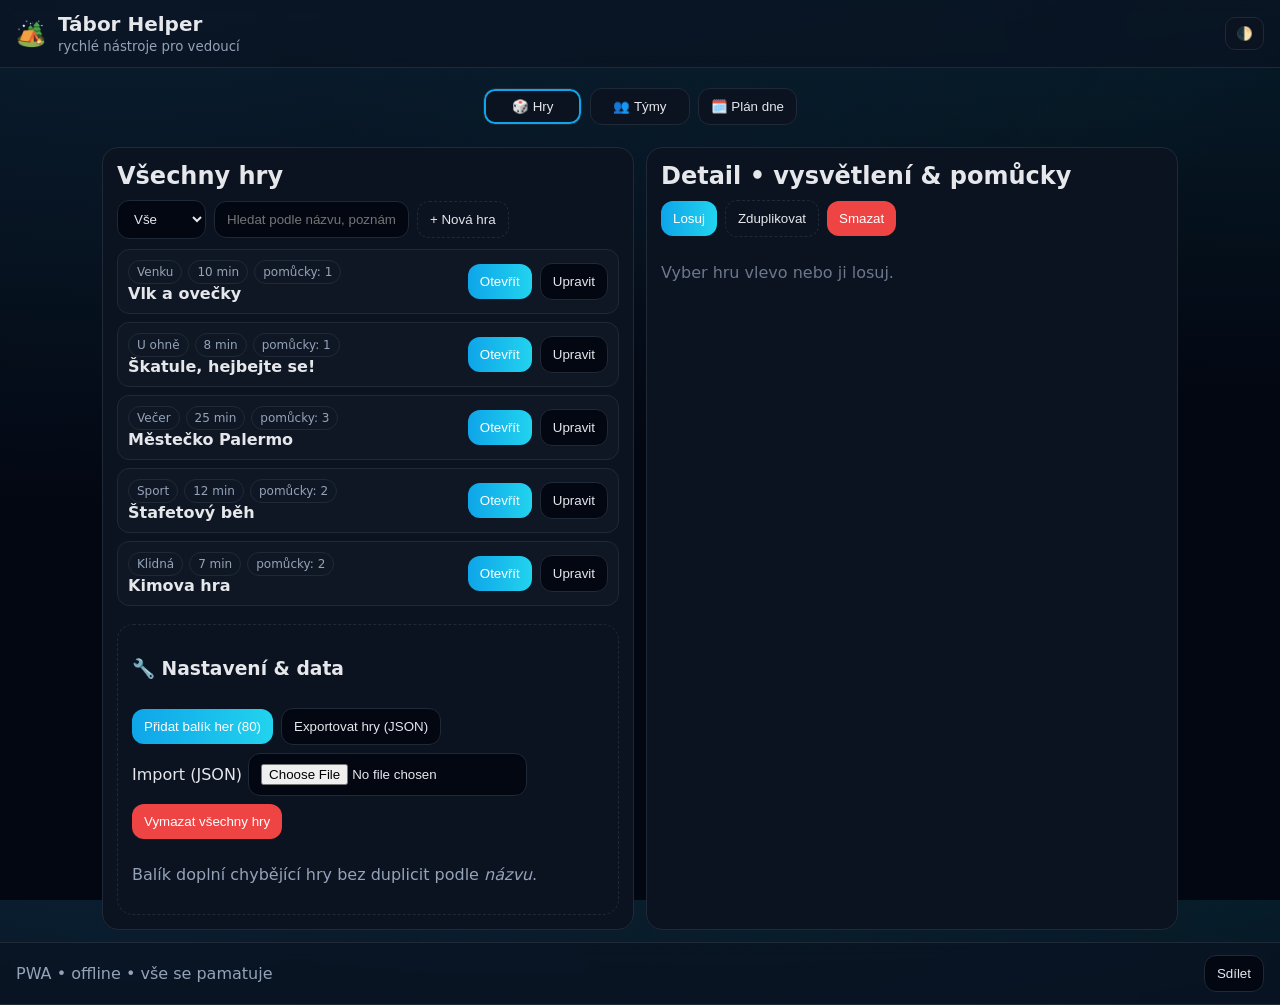
<file: index.html>
<!doctype html>
<html lang="cs">
<head>
  <meta charset="utf-8">
  <meta name="viewport" content="width=device-width, initial-scale=1">
  <title>Tábor Helper</title>
  <link rel="manifest" href="manifest.webmanifest?v=24">
  <meta name="theme-color" content="#0ea5e9"/>
  <link rel="icon" href="icons/icon-192.png">
  <link rel="apple-touch-icon" href="icons/maskable-512.png">
  <link rel="stylesheet" href="styles.v24.css">
</head>
<body>
  <div id="updateBanner" class="banner" style="display:none">
    Aktualizuji aplikaci… prosím **obnov** stránku ještě jednou.
  </div>

  <header class="topbar">
    <div class="brand">
      <span class="logo">🏕️</span>
      <div class="titles">
        <h1>Tábor Helper</h1>
        <small class="muted">rychlé nástroje pro vedoucí</small>
      </div>
    </div>
    <div class="actions">
      <button id="themeBtn" title="Přepnout téma">🌓</button>
      <button id="installBtn" class="primary" hidden>Instalovat</button>
    </div>
  </header>

  <nav class="tabs" role="tablist">
    <button class="tab active" data-tab="games" aria-selected="true">🎲 Hry</button>
    <button class="tab" data-tab="teams" aria-selected="false">👥 Týmy</button>
    <button class="tab" data-tab="planner" aria-selected="false">🗓️ Plán dne</button>
  </nav>

  <main>
    <!-- HRY -->
    <section id="tab-games" class="tabpanel active">
      <div class="grid two">
        <div class="card">
          <div class="card-head">
            <h2>Všechny hry</h2>
            <div class="row">
              <select id="categoryFilter"></select>
              <input id="searchInput" placeholder="Hledat podle názvu, poznámek…">
              <button id="addGameBtn" class="ghost">+ Nová hra</button>
            </div>
          </div>
          <ul id="gamesList" class="list"></ul>
          <p id="emptyHint" class="muted" style="display:none;padding:8px">Žádné hry zatím nejsou. Přidej první přes „Nová hra“.</p>

          <div class="card" style="margin-top:8px; border-style:dashed">
            <div class="card-head"><h3>🔧 Nastavení &amp; data</h3></div>
            <div class="row">
              <button id="seedBtn" class="primary">Přidat balík her (80)</button>
              <button id="exportBtn">Exportovat hry (JSON)</button>
              <label class="row" style="gap:6px">Import (JSON)
                <input id="importFile" type="file" accept=".json,application/json">
              </label>
              <button id="resetBtn" class="danger">Vymazat všechny hry</button>
            </div>
            <p class="muted">Balík doplní chybějící hry bez duplicit podle <em>názvu</em>.</p>
          </div>
        </div>
        <div class="card">
          <div class="card-head">
            <h2>Detail • vysvětlení & pomůcky</h2>
            <div class="row">
              <button id="randomBtn" class="primary">Losuj</button>
              <button id="duplicateBtn" class="ghost" disabled>Zduplikovat</button>
              <button id="deleteBtn" class="danger" disabled>Smazat</button>
            </div>
          </div>
          <div id="gameDetail" class="game-detail empty">
            <p class="muted">Vyber hru vlevo nebo ji losuj.</p>
          </div>
        </div>
      </div>
    </section>

    <!-- TÝMY -->
    <section id="tab-teams" class="tabpanel">
      <div class="grid two">
        <div class="card">
          <div class="card-head"><h2>Jména dětí</h2></div>
          <label>Každé na nový řádek nebo oddělené čárkou</label>
          <textarea id="playersText" rows="10" placeholder="Jméno…">Adam
Bára
Cyril
Dana
Eva
Filip
Gábina
Honza</textarea>
          <div class="row">
            <label>Počet týmů <input id="teamsCount" type="number" min="2" max="12" value="2"></label>
            <button id="genTeamsBtn" class="primary">Vygenerovat týmy</button>
          </div>
          <div class="muted">Data se ukládají automaticky.</div>
        </div>
        <div class="card">
          <div class="card-head"><h2>Losování týmů</h2></div>
          <div id="teamsOut" class="teams"></div>
        </div>
      </div>
    </section>

    <!-- PLÁN DNE -->
    <section id="tab-planner" class="tabpanel">
      <div class="card">
        <div class="card-head">
          <h2>Plán dne</h2>
          <div class="row">
            <input id="slotTime" placeholder="10:00">
            <input id="slotTitle" placeholder="Název aktivity">
            <button id="addSlotBtn" class="primary">Přidat položku</button>
            <button id="clearPlanBtn" class="danger">Vymazat plán</button>
          </div>
        </div>
        <ul id="planList" class="plan"></ul>
        <div class="muted">Tip: klikni na čas pro rychlou úpravu. Plán je uložen lokálně.</div>
      </div>
    </section>
  </main>

  <!-- Dialog: edit game -->
  <dialog id="gameDialog">
    <form method="dialog" id="gameForm">
      <h3 id="dlgTitle">Nová hra</h3>
      <div class="grid two">
        <label>Název<input name="name" required></label>
        <label>Kategorie<input name="category" placeholder="Venku, U ohně…"></label>
      </div>
      <div class="grid two">
        <label>Délka (min)<input type="number" name="duration" min="1" value="10"></label>
        <label>Pomůcky (čárkou)<input name="equipment" placeholder="míček, kužely…"></label>
      </div>
      <label>Vysvětlení / pravidla<textarea name="rules" rows="5" placeholder="Jak se to hraje…"></textarea></label>
      <menu>
        <button value="cancel">Zrušit</button>
        <button id="saveGameBtn" value="default" class="primary">Uložit</button>
      </menu>
    </form>
  </dialog>

  <footer class="bottombar">
    <span class="muted">PWA • offline • vše se pamatuje</span>
    <button id="shareBtn">Sdílet</button>
  </footer>

  <script type="module" src="app.v24.js"></script>
  <script>
    // Register versioned SW and show banner during update
    if ('serviceWorker' in navigator) {
      window.addEventListener('load', async () => {
        const reg = await navigator.serviceWorker.register('service-worker-v24.js');
        reg.addEventListener('updatefound', ()=>{ document.getElementById('updateBanner').style.display='block'; });
      });
    }
  </script>
</body>
</html>
</file>
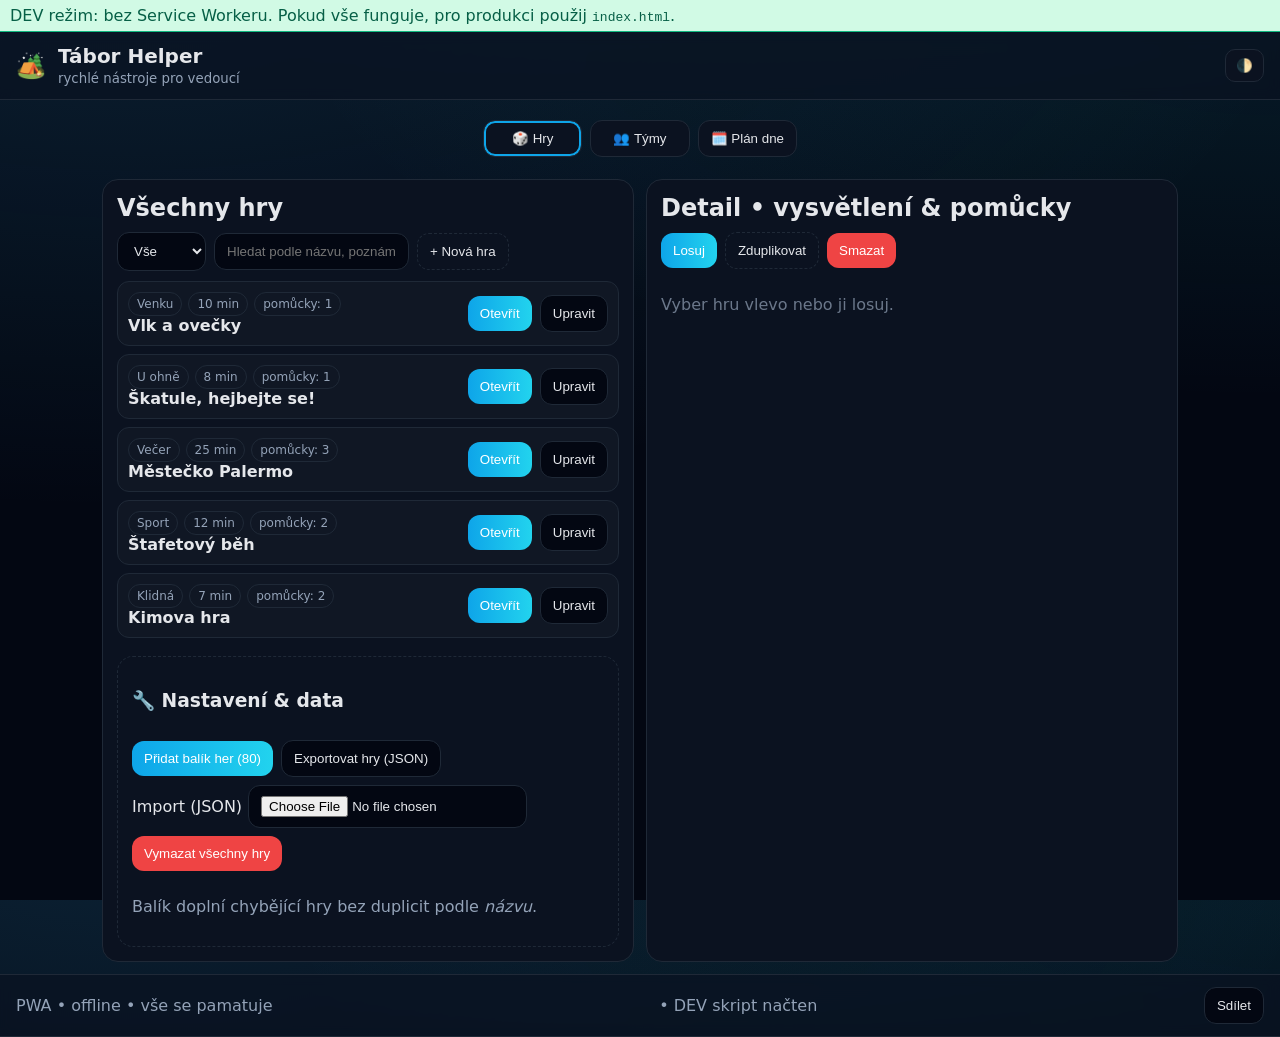
<file: index-dev.html>
<!doctype html>
<html lang="cs">
<head>
  <meta charset="utf-8">
  <meta name="viewport" content="width=device-width, initial-scale=1">
  <title>Tábor Helper (DEV)</title>
  <meta name="theme-color" content="#0ea5e9"/>
  <link rel="icon" href="icons/icon-192.png">
  <link rel="apple-touch-icon" href="icons/maskable-512.png">
  <link rel="stylesheet" href="styles.v24.css">
  <style>.devnote{position:sticky;top:0;background:#d1fae5;color:#065f46;padding:6px 10px;z-index:9999;border-bottom:1px solid #10b981}</style>
</head>
<body>
  <div class="devnote">DEV režim: bez Service Workeru. Pokud vše funguje, pro produkci použij <code>index.html</code>.</div>

  <header class="topbar">
    <div class="brand">
      <span class="logo">🏕️</span>
      <div class="titles">
        <h1>Tábor Helper</h1>
        <small class="muted">rychlé nástroje pro vedoucí</small>
      </div>
    </div>
    <div class="actions">
      <button id="themeBtn" title="Přepnout téma">🌓</button>
      <button id="installBtn" class="primary" hidden disabled>Instalovat</button>
    </div>
  </header>

  <nav class="tabs" role="tablist">
    <button class="tab active" data-tab="games" aria-selected="true">🎲 Hry</button>
    <button class="tab" data-tab="teams" aria-selected="false">👥 Týmy</button>
    <button class="tab" data-tab="planner" aria-selected="false">🗓️ Plán dne</button>
  </nav>

  <main>
    <!-- HRY -->
    <section id="tab-games" class="tabpanel active">
      <div class="grid two">
        <div class="card">
          <div class="card-head">
            <h2>Všechny hry</h2>
            <div class="row">
              <select id="categoryFilter"></select>
              <input id="searchInput" placeholder="Hledat podle názvu, poznámek…">
              <button id="addGameBtn" class="ghost">+ Nová hra</button>
            </div>
          </div>
          <ul id="gamesList" class="list"></ul>
          <p id="emptyHint" class="muted" style="display:none;padding:8px">Žádné hry zatím nejsou. Přidej první přes „Nová hra“.</p>

          <div class="card" style="margin-top:8px; border-style:dashed">
            <div class="card-head"><h3>🔧 Nastavení &amp; data</h3></div>
            <div class="row">
              <button id="seedBtn" class="primary">Přidat balík her (80)</button>
              <button id="exportBtn">Exportovat hry (JSON)</button>
              <label class="row" style="gap:6px">Import (JSON)
                <input id="importFile" type="file" accept=".json,application/json">
              </label>
              <button id="resetBtn" class="danger">Vymazat všechny hry</button>
            </div>
            <p class="muted">Balík doplní chybějící hry bez duplicit podle <em>názvu</em>.</p>
          </div>
        </div>
        <div class="card">
          <div class="card-head">
            <h2>Detail • vysvětlení & pomůcky</h2>
            <div class="row">
              <button id="randomBtn" class="primary">Losuj</button>
              <button id="duplicateBtn" class="ghost" disabled>Zduplikovat</button>
              <button id="deleteBtn" class="danger" disabled>Smazat</button>
            </div>
          </div>
          <div id="gameDetail" class="game-detail empty">
            <p class="muted">Vyber hru vlevo nebo ji losuj.</p>
          </div>
        </div>
      </div>
    </section>

    <!-- TÝMY -->
    <section id="tab-teams" class="tabpanel">
      <div class="grid two">
        <div class="card">
          <div class="card-head"><h2>Jména dětí</h2></div>
          <label>Každé na nový řádek nebo oddělené čárkou</label>
          <textarea id="playersText" rows="10" placeholder="Jméno…">Adam
Bára
Cyril
Dana
Eva
Filip
Gábina
Honza</textarea>
          <div class="row">
            <label>Počet týmů <input id="teamsCount" type="number" min="2" max="12" value="2"></label>
            <button id="genTeamsBtn" class="primary">Vygenerovat týmy</button>
          </div>
          <div class="muted">Data se ukládají automaticky.</div>
        </div>
        <div class="card">
          <div class="card-head"><h2>Losování týmů</h2></div>
          <div id="teamsOut" class="teams"></div>
        </div>
      </div>
    </section>

    <!-- PLÁN DNE -->
    <section id="tab-planner" class="tabpanel">
      <div class="card">
        <div class="card-head">
          <h2>Plán dne</h2>
          <div class="row">
            <input id="slotTime" placeholder="10:00">
            <input id="slotTitle" placeholder="Název aktivity">
            <button id="addSlotBtn" class="primary">Přidat položku</button>
            <button id="clearPlanBtn" class="danger">Vymazat plán</button>
          </div>
        </div>
        <ul id="planList" class="plan"></ul>
        <div class="muted">Tip: klikni na čas pro rychlou úpravu. Plán je uložen lokálně.</div>
      </div>
    </section>
  </main>

  <!-- Dialog: edit game -->
  <dialog id="gameDialog">
    <form method="dialog" id="gameForm">
      <h3 id="dlgTitle">Nová hra</h3>
      <div class="grid two">
        <label>Název<input name="name" required></label>
        <label>Kategorie<input name="category" placeholder="Venku, U ohně…"></label>
      </div>
      <div class="grid two">
        <label>Délka (min)<input type="number" name="duration" min="1" value="10"></label>
        <label>Pomůcky (čárkou)<input name="equipment" placeholder="míček, kužely…"></label>
      </div>
      <label>Vysvětlení / pravidla<textarea name="rules" rows="5" placeholder="Jak se to hraje…"></textarea></label>
      <menu>
        <button value="cancel">Zrušit</button>
        <button id="saveGameBtn" value="default" class="primary">Uložit</button>
      </menu>
    </form>
  </dialog>

  <footer class="bottombar">
    <span class="muted">PWA • offline • vše se pamatuje</span>
    <span id="devStatus" class="muted"></span>
    <button id="shareBtn">Sdílet</button>
  </footer>

  <script type="module" src="app.dev.js"></script>
</body>
</html>
</file>
<file: styles.v24.css>
*{box-sizing:border-box} :root{
  --bg:#030712; --card:#0b1220; --muted:#94a3b8; --text:#e5e7eb;
  --line:#1f2937; --accent:#0ea5e9; --accent-2:#22d3ee; --danger:#ef4444;
}
:root.light{ --bg:#f8fafc; --card:#ffffff; --muted:#64748b; --text:#0f172a; --line:#e2e8f0; --accent:#0ea5e9; --accent-2:#0891b2; --danger:#dc2626;}
html,body{height:100%}
body{margin:0;font-family:Inter, system-ui, -apple-system, Segoe UI, Roboto, Ubuntu, sans-serif;background:radial-gradient(1200px 600px at 10% -10%, rgba(56,189,248,.15), transparent), radial-gradient(1000px 400px at 100% 0%, rgba(34,211,238,.1), transparent), var(--bg); color:var(--text); display:flex; flex-direction:column; min-height:100vh}
.topbar,.bottombar{display:flex; align-items:center; justify-content:space-between; gap:12px; padding:12px 16px; background:rgba(11,18,32,.6); backdrop-filter:blur(6px); border-bottom:1px solid var(--line)}
:root.light .topbar,:root.light .bottombar{background:rgba(255,255,255,.7)}
.bottombar{border-top:1px solid var(--line)}
.brand{display:flex; gap:12px; align-items:center}
.logo{font-size:24px}
h1{font-size:20px; margin:0}
h2{margin:0}
.muted{color:var(--muted)}
.actions button{border:1px solid var(--line); background:var(--card); color:var(--text); border-radius:10px; padding:8px 10px}
.primary{background:linear-gradient(90deg,var(--accent),var(--accent-2)); color:white; border:0}
.ghost{background:transparent; border:1px dashed var(--line); color:var(--text)}
.danger{background:var(--danger); color:white; border:0}
.tabs{display:grid; grid-template-columns:repeat(3,1fr); gap:8px; padding:10px; max-width:1000px; margin:10px auto 0}
.tab{padding:10px 12px; border:1px solid var(--line); background:var(--card); color:var(--text); border-radius:12px}
.tab.active{box-shadow:0 0 0 2px var(--accent) inset}
main{flex:1; max-width:1100px; margin:0 auto; width:100%; padding:12px}
.tabpanel{display:none}
.tabpanel.active{display:block; animation:fade .15s ease}
@keyframes fade{from{opacity:.5; transform:translateY(6px)} to{opacity:1; transform:none}}
.grid.two{display:grid; grid-template-columns:1fr; gap:12px}
@media(min-width:900px){ .grid.two{grid-template-columns:1fr 1fr} }
.card{background:var(--card); border:1px solid var(--line); border-radius:16px; padding:14px; display:flex; flex-direction:column; gap:10px}
.card-head{display:flex; align-items:center; justify-content:space-between; gap:10px; flex-wrap:wrap}
.row{display:flex; gap:8px; flex-wrap:wrap; align-items:center}
input,select,textarea,button{border-radius:12px; border:1px solid var(--line); background:var(--bg); color:var(--text); padding:10px 12px}
textarea{width:100%}
.list{list-style:none; padding:0; margin:0; display:grid; gap:8px; max-height:60vh; overflow:auto}
.list li{display:grid; grid-template-columns:1fr auto; gap:6px; align-items:center; padding:10px; border:1px solid var(--line); border-radius:12px; background:rgba(255,255,255,.02)}
.badges{display:flex; gap:6px; flex-wrap:wrap}
.badge{font-size:12px; padding:4px 8px; border-radius:999px; border:1px solid var(--line); color:var(--muted)}
.game-detail.empty{opacity:.7}
.game-detail h3{margin:.2rem 0}
.field{display:grid; grid-template-columns:140px 1fr; gap:8px; align-items:center}
.kv{display:flex; gap:8px; flex-wrap:wrap}
.kv span{padding:4px 8px; border-radius:8px; background:rgba(255,255,255,.06); border:1px solid var(--line)}
.controls{display:flex; gap:6px; flex-wrap:wrap}
.timer{display:flex; gap:8px; align-items:center}
.timer .big{font-size:28px; font-variant-numeric:tabular-nums}
.teams{display:grid; grid-template-columns:repeat(auto-fit,minmax(220px,1fr)); gap:10px}
.team-card{background:rgba(255,255,255,.02); border:1px solid var(--line); border-radius:14px; padding:10px}
.team-card h4{margin:.3rem 0}
.plan{list-style:none; padding:0; margin:0; display:grid; gap:8px}
.plan li{display:grid; grid-template-columns:90px 1fr auto; gap:8px; align-items:center; padding:10px; border:1px solid var(--line); border-radius:12px}
dialog{border:1px solid var(--line); border-radius:16px; background:var(--card); color:var(--text); max-width:720px}
dialog::backdrop{background:rgba(0,0,0,.6)}
menu{display:flex; gap:8px; justify-content:flex-end; margin-top:10px}

.banner{position:sticky;top:0;z-index:9999;background:#fde68a;color:#1f2937;padding:8px 12px;text-align:center}
</file>
